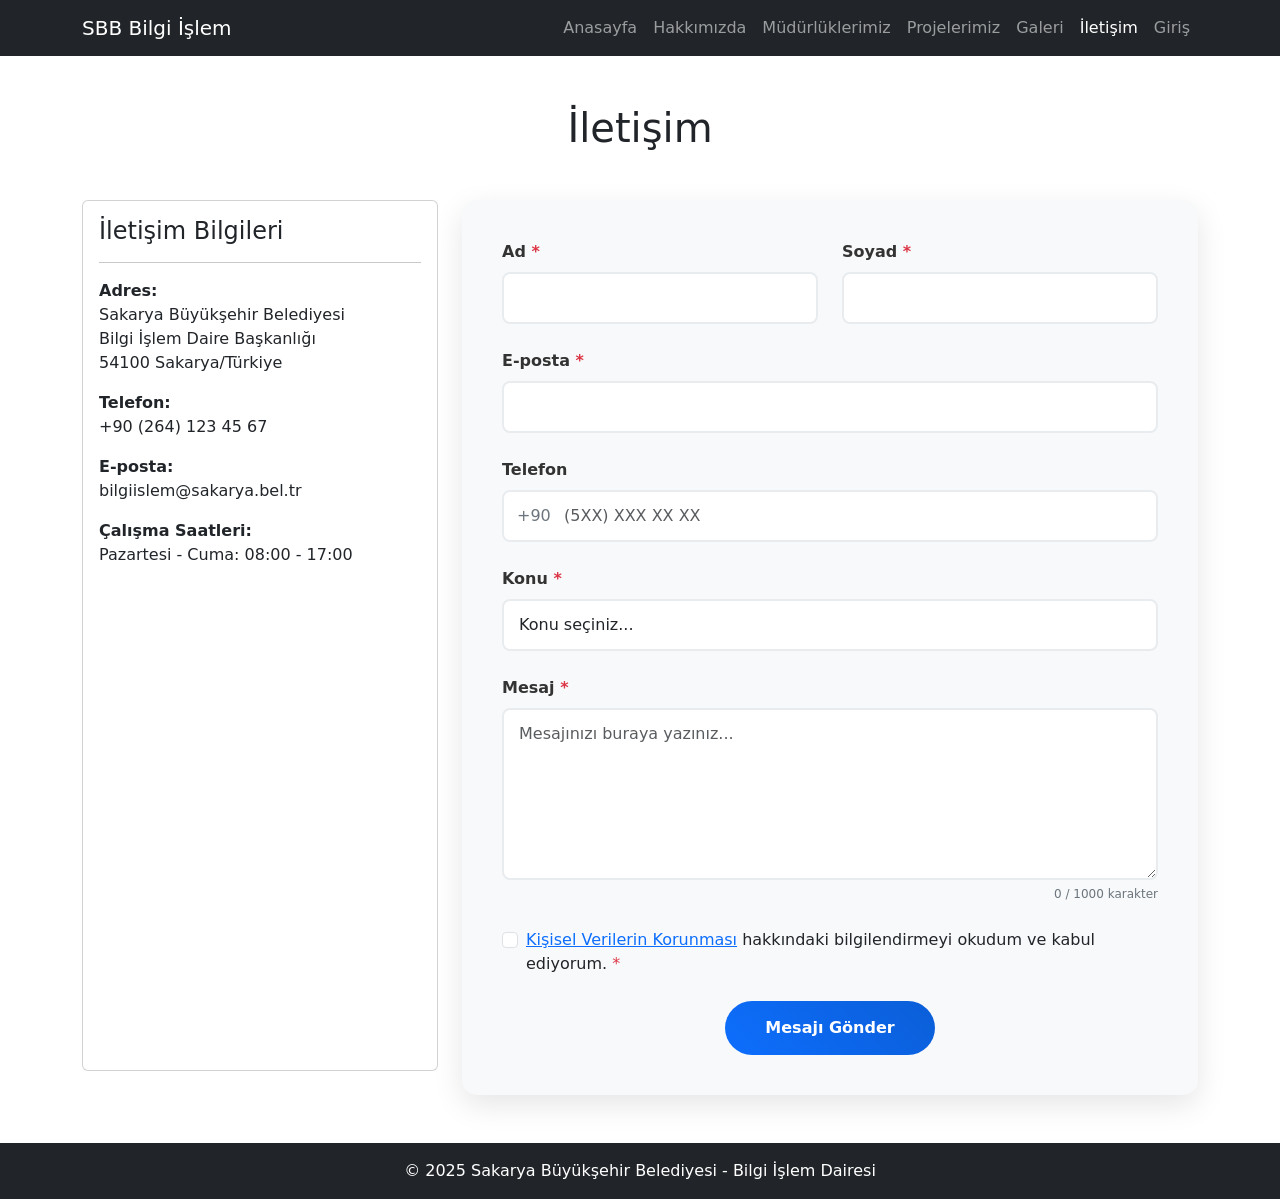
<file: iletişim.html>
<!DOCTYPE html>
<html lang="tr">
<head>
  <meta charset="UTF-8">
  <meta name="viewport" content="width=device-width, initial-scale=1.0">
  <title>İletişim | Sakarya Büyükşehir Belediyesi</title>
  <link href="https://cdn.jsdelivr.net/npm/bootstrap@5.3.0/dist/css/bootstrap.min.css" rel="stylesheet">
  <style>
    /* Form Stilleri */
    .contact-form {
      max-width: 800px;
      margin: 0 auto;
      background: #f8f9fa;
      padding: 40px;
      border-radius: 15px;
      box-shadow: 0 10px 30px rgba(0,0,0,0.1);
    }
    
    .form-group {
      margin-bottom: 25px;
      position: relative;
    }
    
    .form-label {
      font-weight: 600;
      color: #333;
      margin-bottom: 8px;
      display: block;
    }
    
    .required::after {
      content: " *";
      color: #dc3545;
      font-weight: bold;
    }
    
    .form-control {
      border: 2px solid #e9ecef;
      border-radius: 8px;
      padding: 12px 15px;
      font-size: 16px;
      transition: all 0.3s ease;
      background: white;
    }
    
    .form-control:focus {
      border-color: #0d6efd;
      box-shadow: 0 0 0 0.2rem rgba(13, 110, 253, 0.25);
      outline: 0;
    }
    
    /* Validasyon Stilleri */
    .form-control.is-valid {
      border-color: #198754;
      background-image: url("data:image/svg+xml,%3csvg xmlns='http://www.w3.org/2000/svg' viewBox='0 0 8 8'%3e%3cpath fill='%23198754' d='m2.3 6.73.94-.94 1.38 1.38L7.5 4.1 6.56 3.15 3.94 5.77z'/%3e%3c/svg%3e");
      background-repeat: no-repeat;
      background-position: right calc(0.375em + 0.1875rem) center;
      background-size: calc(0.75em + 0.375rem) calc(0.75em + 0.375rem);
      padding-right: calc(1.5em + 0.75rem);
    }
    
    .form-control.is-invalid {
      border-color: #dc3545;
      background-image: url("data:image/svg+xml,%3csvg xmlns='http://www.w3.org/2000/svg' viewBox='0 0 12 12' width='12' height='12' fill='none' stroke='%23dc3545'%3e%3ccircle cx='6' cy='6' r='4.5'/%3e%3cpath d='m5.8 4.6 1.4 1.4 1.4-1.4M5.8 7.4l1.4-1.4 1.4 1.4'/%3e%3c/svg%3e");
      background-repeat: no-repeat;
      background-position: right calc(0.375em + 0.1875rem) center;
      background-size: calc(0.75em + 0.375rem) calc(0.75em + 0.375rem);
      padding-right: calc(1.5em + 0.75rem);
    }
    
    .error-message {
      color: #dc3545;
      font-size: 14px;
      margin-top: 5px;
      display: none;
      animation: fadeIn 0.3s ease;
    }
    
    .success-message {
      color: #198754;
      font-size: 14px;
      margin-top: 5px;
      display: none;
      animation: fadeIn 0.3s ease;
    }
    
    .error-message.show,
    .success-message.show {
      display: block;
    }
    
    @keyframes fadeIn {
      from { opacity: 0; transform: translateY(-10px); }
      to { opacity: 1; transform: translateY(0); }
    }
    
    /* Submit Button */
    .submit-btn {
      background: linear-gradient(45deg, #0d6efd, #0b5ed7);
      border: none;
      padding: 15px 40px;
      border-radius: 50px;
      color: white;
      font-weight: 600;
      font-size: 16px;
      transition: all 0.3s ease;
      position: relative;
      overflow: hidden;
    }
    
    .submit-btn:hover {
      transform: translateY(-2px);
      box-shadow: 0 10px 25px rgba(13, 110, 253, 0.3);
    }
    
    .submit-btn:disabled {
      background: #6c757d;
      cursor: not-allowed;
      transform: none;
      box-shadow: none;
    }
    
    .submit-btn .spinner {
      display: none;
      width: 20px;
      height: 20px;
      border: 2px solid transparent;
      border-top: 2px solid white;
      border-radius: 50%;
      animation: spin 1s linear infinite;
      margin-right: 10px;
    }
    
    .submit-btn.loading .spinner {
      display: inline-block;
    }
    
    @keyframes spin {
      0% { transform: rotate(0deg); }
      100% { transform: rotate(360deg); }
    }
    
    /* Success/Error Alerts */
    .alert-custom {
      border-radius: 10px;
      padding: 20px;
      margin-bottom: 20px;
      display: none;
      animation: slideDown 0.5s ease;
    }
    
    @keyframes slideDown {
      from { opacity: 0; transform: translateY(-20px); }
      to { opacity: 1; transform: translateY(0); }
    }
    
    /* Karakter Sayacı */
    .char-counter {
      text-align: right;
      font-size: 12px;
      color: #6c757d;
      margin-top: 5px;
    }
    
    .char-counter.warning {
      color: #fd7e14;
    }
    
    .char-counter.danger {
      color: #dc3545;
    }
    
    /* Telefon Input Mask */
    .phone-input {
      position: relative;
    }
    
    .phone-prefix {
      position: absolute;
      left: 15px;
      top: 50%;
      transform: translateY(-50%);
      color: #6c757d;
      font-weight: 500;
      pointer-events: none;
      z-index: 2;
    }
    
    .phone-input .form-control {
      padding-left: 60px;
    }
  </style>
</head>
<body>

  <!-- NAVBAR -->
  <nav class="navbar navbar-expand-lg navbar-dark bg-dark">
    <div class="container">
      <a class="navbar-brand" href="index.html">SBB Bilgi İşlem</a>
      <button class="navbar-toggler" type="button" data-bs-toggle="collapse" data-bs-target="#navbarNav">
        <span class="navbar-toggler-icon"></span>
      </button>

      <div class="collapse navbar-collapse" id="navbarNav">
        <ul class="navbar-nav ms-auto">
          <li class="nav-item"><a class="nav-link" href="index.html">Anasayfa</a></li>
          <li class="nav-item"><a class="nav-link" href="hakkimizda.html">Hakkımızda</a></li>
          <li class="nav-item"><a class="nav-link" href="mudurlukler.html">Müdürlüklerimiz</a></li>
          <li class="nav-item"><a class="nav-link" href="projeler.html">Projelerimiz</a></li>
          <li class="nav-item"><a class="nav-link" href="galeri.html">Galeri</a></li>
          <li class="nav-item"><a class="nav-link active" href="iletisim.html">İletişim</a></li>
          <li class="nav-item"><a class="nav-link" href="login.php">Giriş</a></li>
        </ul>
      </div>
    </div>
  </nav>

  <!-- SAYFA İÇERİĞİ -->
  <div class="container mt-5">
    <h1 class="text-center mb-5">İletişim</h1>
    
    <!-- Success/Error Alerts -->
    <div id="successAlert" class="alert alert-success alert-custom">
      <h5><i class="fas fa-check-circle"></i> Başarılı!</h5>
      <p>Mesajınız başarıyla gönderildi. En kısa sürede size dönüş yapacağız.</p>
    </div>
    
    <div id="errorAlert" class="alert alert-danger alert-custom">
      <h5><i class="fas fa-exclamation-circle"></i> Hata!</h5>
      <p id="errorMessage">Bir hata oluştu. Lütfen tekrar deneyiniz.</p>
    </div>

    <div class="row">
      <!-- İletişim Bilgileri -->
      <div class="col-lg-4 mb-4">
        <div class="card h-100">
          <div class="card-body">
            <h4 class="card-title">İletişim Bilgileri</h4>
            <hr>
            <p><strong>Adres:</strong><br>
            Sakarya Büyükşehir Belediyesi<br>
            Bilgi İşlem Daire Başkanlığı<br>
            54100 Sakarya/Türkiye</p>
            
            <p><strong>Telefon:</strong><br>
            +90 (264) 123 45 67</p>
            
            <p><strong>E-posta:</strong><br>
            bilgiislem@sakarya.bel.tr</p>
            
            <p><strong>Çalışma Saatleri:</strong><br>
            Pazartesi - Cuma: 08:00 - 17:00</p>
          </div>
        </div>
      </div>

      <!-- İletişim Formu -->
      <div class="col-lg-8">
        <form id="contactForm" class="contact-form" novalidate>
          
          <div class="row">
            <div class="col-md-6">
              <div class="form-group">
                <label for="firstName" class="form-label required">Ad</label>
                <input type="text" class="form-control" id="firstName" name="firstName" 
                       minlength="2" maxlength="50" required>
                <div class="error-message" data-field="firstName"></div>
                <div class="success-message" data-field="firstName">✓ Geçerli</div>
              </div>
            </div>
            
            <div class="col-md-6">
              <div class="form-group">
                <label for="lastName" class="form-label required">Soyad</label>
                <input type="text" class="form-control" id="lastName" name="lastName" 
                       minlength="2" maxlength="50" required>
                <div class="error-message" data-field="lastName"></div>
                <div class="success-message" data-field="lastName">✓ Geçerli</div>
              </div>
            </div>
          </div>

          <div class="form-group">
            <label for="email" class="form-label required">E-posta</label>
            <input type="email" class="form-control" id="email" name="email" required>
            <div class="error-message" data-field="email"></div>
            <div class="success-message" data-field="email">✓ Geçerli e-posta adresi</div>
          </div>

          <div class="form-group">
            <label for="phone" class="form-label">Telefon</label>
            <div class="phone-input">
              <span class="phone-prefix">+90</span>
              <input type="tel" class="form-control" id="phone" name="phone" 
                     placeholder="(5XX) XXX XX XX" maxlength="15">
              <div class="error-message" data-field="phone"></div>
              <div class="success-message" data-field="phone">✓ Geçerli telefon numarası</div>
            </div>
          </div>

          <div class="form-group">
            <label for="subject" class="form-label required">Konu</label>
            <select class="form-control" id="subject" name="subject" required>
              <option value="">Konu seçiniz...</option>
              <option value="genel">Genel Bilgi</option>
              <option value="teknik">Teknik Destek</option>
              <option value="proje">Proje Önerisi</option>
              <option value="sikayet">Şikayet</option>
              <option value="oneri">Öneri</option>
              <option value="diger">Diğer</option>
            </select>
            <div class="error-message" data-field="subject"></div>
            <div class="success-message" data-field="subject">✓ Seçildi</div>
          </div>

          <div class="form-group">
            <label for="message" class="form-label required">Mesaj</label>
            <textarea class="form-control" id="message" name="message" rows="6" 
                      minlength="10" maxlength="1000" required 
                      placeholder="Mesajınızı buraya yazınız..."></textarea>
            <div class="char-counter">
              <span id="charCount">0</span> / 1000 karakter
            </div>
            <div class="error-message" data-field="message"></div>
            <div class="success-message" data-field="message">✓ Geçerli</div>
          </div>

          <div class="form-group">
            <div class="form-check">
              <input class="form-check-input" type="checkbox" id="privacy" name="privacy" required>
              <label class="form-check-label" for="privacy">
                <a href="#" data-bs-toggle="modal" data-bs-target="#privacyModal">Kişisel Verilerin Korunması</a> 
                hakkındaki bilgilendirmeyi okudum ve kabul ediyorum. <span class="text-danger">*</span>
              </label>
              <div class="error-message" data-field="privacy"></div>
            </div>
          </div>

          <div class="text-center">
            <button type="submit" class="submit-btn" id="submitBtn">
              <span class="spinner"></span>
              <span class="btn-text">Mesajı Gönder</span>
            </button>
          </div>

        </form>
      </div>
    </div>
  </div>

  <!-- Privacy Modal -->
  <div class="modal fade" id="privacyModal" tabindex="-1">
    <div class="modal-dialog modal-lg">
      <div class="modal-content">
        <div class="modal-header">
          <h5 class="modal-title">Kişisel Verilerin Korunması</h5>
          <button type="button" class="btn-close" data-bs-dismiss="modal"></button>
        </div>
        <div class="modal-body">
          <p>Bu form aracılığıyla paylaştığınız kişisel verileriniz, 6698 sayılı Kişisel Verilerin Korunması Kanunu kapsamında işlenmektedir.</p>
          <p>Verileriniz sadece sizinle iletişim kurmak amacıyla kullanılacak ve üçüncü taraflarla paylaşılmayacaktır.</p>
        </div>
        <div class="modal-footer">
          <button type="button" class="btn btn-primary" data-bs-dismiss="modal">Anladım</button>
        </div>
      </div>
    </div>
  </div>

  <!-- FOOTER -->
  <footer class="bg-dark text-white text-center py-3 mt-5">
    <div class="container">
      <p class="mb-0">&copy; 2025 Sakarya Büyükşehir Belediyesi - Bilgi İşlem Dairesi</p>
    </div>
  </footer>

  <script src="https://cdn.jsdelivr.net/npm/bootstrap@5.3.0/dist/js/bootstrap.bundle.min.js"></script>
  <script>
    // Form Validasyon Sınıfı
    class FormValidator {
      constructor(formId) {
        this.form = document.getElementById(formId);
        this.fields = {};
        this.isSubmitting = false;
        
        if (!this.form) {
          console.error('Form bulunamadı:', formId);
          return;
        }
        
        this.init();
      }
      
      init() {
        this.setupFields();
        this.setupEventListeners();
        this.setupPhoneMask();
        this.setupCharCounter();
      }
      
      setupFields() {
        // Validasyon kurallarını tanımla
        this.fields = {
          firstName: {
            element: document.getElementById('firstName'),
            rules: ['required', 'minLength:2', 'maxLength:50', 'noNumbers'],
            messages: {
              required: 'Ad alanı zorunludur',
              minLength: 'Ad en az 2 karakter olmalıdır',
              maxLength: 'Ad en fazla 50 karakter olabilir',
              noNumbers: 'Ad sadece harflerden oluşmalıdır'
            }
          },
          lastName: {
            element: document.getElementById('lastName'),
            rules: ['required', 'minLength:2', 'maxLength:50', 'noNumbers'],
            messages: {
              required: 'Soyad alanı zorunludur',
              minLength: 'Soyad en az 2 karakter olmalıdır',
              maxLength: 'Soyad en fazla 50 karakter olabilir',
              noNumbers: 'Soyad sadece harflerden oluşmalıdır'
            }
          },
          email: {
            element: document.getElementById('email'),
            rules: ['required', 'email'],
            messages: {
              required: 'E-posta adresi zorunludur',
              email: 'Geçerli bir e-posta adresi giriniz'
            }
          },
          phone: {
            element: document.getElementById('phone'),
            rules: ['phone'],
            messages: {
              phone: 'Geçerli bir telefon numarası giriniz (5XX XXX XX XX)'
            }
          },
          subject: {
            element: document.getElementById('subject'),
            rules: ['required'],
            messages: {
              required: 'Lütfen bir konu seçiniz'
            }
          },
          message: {
            element: document.getElementById('message'),
            rules: ['required', 'minLength:10', 'maxLength:1000'],
            messages: {
              required: 'Mesaj alanı zorunludur',
              minLength: 'Mesaj en az 10 karakter olmalıdır',
              maxLength: 'Mesaj en fazla 1000 karakter olabilir'
            }
          },
          privacy: {
            element: document.getElementById('privacy'),
            rules: ['required'],
            messages: {
              required: 'Kişisel verilerin korunması hakkındaki bilgilendirmeyi kabul etmelisiniz'
            }
          }
        };
      }
      
      setupEventListeners() {
        // Her field için olay dinleyicileri
        Object.keys(this.fields).forEach(fieldName => {
          const field = this.fields[fieldName];
          if (field.element) {
            // Real-time validasyon
            field.element.addEventListener('blur', () => {
              this.validateField(fieldName);
            });
            
            field.element.addEventListener('input', () => {
              // Hatalı fieldları temizle
              if (field.element.classList.contains('is-invalid')) {
                this.validateField(fieldName);
              }
            });
          }
        });
        
        // Form submit
        this.form.addEventListener('submit', (e) => {
          e.preventDefault();
          this.handleSubmit();
        });
      }
      
      setupPhoneMask() {
        const phoneInput = document.getElementById('phone');
        if (phoneInput) {
          phoneInput.addEventListener('input', (e) => {
            let value = e.target.value.replace(/\D/g, '');
            if (value.length > 0) {
              if (value.length <= 3) {
                value = `(${value}`;
              } else if (value.length <= 6) {
                value = `(${value.slice(0, 3)}) ${value.slice(3)}`;
              } else if (value.length <= 8) {
                value = `(${value.slice(0, 3)}) ${value.slice(3, 6)} ${value.slice(6)}`;
              } else {
                value = `(${value.slice(0, 3)}) ${value.slice(3, 6)} ${value.slice(6, 8)} ${value.slice(8, 10)}`;
              }
            }
            e.target.value = value;
          });
        }
      }
      
      setupCharCounter() {
        const messageInput = document.getElementById('message');
        const charCount = document.getElementById('charCount');
        
        if (messageInput && charCount) {
          messageInput.addEventListener('input', () => {
            const count = messageInput.value.length;
            charCount.textContent = count;
            
            // Renk değişimleri
            charCount.parentElement.classList.remove('warning', 'danger');
            if (count > 800) {
              charCount.parentElement.classList.add('danger');
            } else if (count > 600) {
              charCount.parentElement.classList.add('warning');
            }
          });
        }
      }
      
      validateField(fieldName) {
        const field = this.fields[fieldName];
        if (!field || !field.element) return true;
        
        const value = field.element.type === 'checkbox' ? field.element.checked : field.element.value.trim();
        let isValid = true;
        let errorMessage = '';
        
        // Kuralları kontrol et
        for (const rule of field.rules) {
          const [ruleName, ruleValue] = rule.split(':');
          
          switch (ruleName) {
            case 'required':
              if (field.element.type === 'checkbox') {
                isValid = value === true;
              } else {
                isValid = value !== '';
              }
              if (!isValid) errorMessage = field.messages.required;
              break;
              
            case 'email':
              if (value !== '') {
                const emailRegex = /^[^\s@]+@[^\s@]+\.[^\s@]+$/;
                isValid = emailRegex.test(value);
                if (!isValid) errorMessage = field.messages.email;
              }
              break;
              
            case 'phone':
              if (value !== '') {
                const phoneRegex = /^\(\d{3}\) \d{3} \d{2} \d{2}$/;
                isValid = phoneRegex.test(value);
                if (!isValid) errorMessage = field.messages.phone;
              }
              break;
              
            case 'minLength':
              if (value !== '' && value.length < parseInt(ruleValue)) {
                isValid = false;
                errorMessage = field.messages.minLength;
              }
              break;
              
            case 'maxLength':
              if (value.length > parseInt(ruleValue)) {
                isValid = false;
                errorMessage = field.messages.maxLength;
              }
              break;
              
            case 'noNumbers':
              if (value !== '') {
                const noNumbersRegex = /^[a-zA-ZçğıöşüÇĞIİÖŞÜ\s]+$/;
                isValid = noNumbersRegex.test(value);
                if (!isValid) errorMessage = field.messages.noNumbers;
              }
              break;
          }
          
          if (!isValid) break;
        }
        
        this.showFieldResult(fieldName, isValid, errorMessage);
        return isValid;
      }
      
      showFieldResult(fieldName, isValid, errorMessage) {
        const field = this.fields[fieldName];
        const errorElement = document.querySelector(`[data-field="${fieldName}"].error-message`);
        const successElement = document.querySelector(`[data-field="${fieldName}"].success-message`);
        
        // CSS sınıflarını güncelle
        field.element.classList.remove('is-valid', 'is-invalid');
        field.element.classList.add(isValid ? 'is-valid' : 'is-invalid');
        
        // Mesajları göster/gizle
        if (errorElement) {
          errorElement.textContent = errorMessage;
          errorElement.classList.toggle('show', !isValid && errorMessage !== '');
        }
        
        if (successElement) {
          successElement.classList.toggle('show', isValid && field.element.value.trim() !== '');
        }
      }
      
      validateAllFields() {
        let isFormValid = true;
        
        Object.keys(this.fields).forEach(fieldName => {
          const fieldValid = this.validateField(fieldName);
          if (!fieldValid) {
            isFormValid = false;
          }
        });
        
        return isFormValid;
      }
      
      async handleSubmit() {
        if (this.isSubmitting) return;
        
        const isValid = this.validateAllFields();
        
        if (!isValid) {
          this.showAlert('error', 'Lütfen form hatalarını düzeltin ve tekrar deneyiniz.');
          // İlk hatalı alana scroll
          const firstError = this.form.querySelector('.is-invalid');
          if (firstError) {
            firstError.scrollIntoView({ behavior: 'smooth', block: 'center' });
            firstError.focus();
          }
          return;
        }
        
        // Loading durumu
        this.setSubmitButtonLoading(true);
        this.isSubmitting = true;
        
        try {
          // Form verilerini topla
          const formData = new FormData(this.form);
          const data = Object.fromEntries(formData.entries());
          
          // API çağrısı simülasyonu
          await this.submitForm(data);
          
          // Başarılı
          this.showAlert('success');
          this.form.reset();
          this.clearAllValidations();
          
        } catch (error) {
          console.error('Form gönderim hatası:', error);
          this.showAlert('error', 'Mesaj gönderilirken bir hata oluştu. Lütfen tekrar deneyiniz.');
        } finally {
          this.setSubmitButtonLoading(false);
          this.isSubmitting = false;
        }
      }
      
      async submitForm(data) {
        // Gerçek API çağrısı burada yapılacak
        // Şimdilik simülasyon
        return new Promise((resolve, reject) => {
          setTimeout(() => {
            // %90 başarı oranı simülasyonu
            if (Math.random() > 0.1) {
              resolve({ success: true });
            } else {
              reject(new Error('Server error'));
            }
          }, 2000);
        });
      }
      
      setSubmitButtonLoading(loading) {
        const submitBtn = document.getElementById('submitBtn');
        const btnText = submitBtn.querySelector('.btn-text');
        
        submitBtn.disabled = loading;
        submitBtn.classList.toggle('loading', loading);
        
        if (loading) {
          btnText.textContent = 'Gönderiliyor...';
        } else {
          btnText.textContent = 'Mesajı Gönder';
        }
      }
      
      showAlert(type, message = '') {
        const successAlert = document.getElementById('successAlert');
        const errorAlert = document.getElementById('errorAlert');
        
        // Tüm alertleri gizle
        successAlert.style.display = 'none';
        errorAlert.style.display = 'none';
        
        if (type === 'success') {
          successAlert.style.display = 'block';
          successAlert.scrollIntoView({ behavior: 'smooth', block: 'center' });
        } else if (type === 'error') {
          if (message) {
            document.getElementById('errorMessage').textContent = message;
          }
          errorAlert.style.display = 'block';
          errorAlert.scrollIntoView({ behavior: 'smooth', block: 'center' });
        }
      }
      
      clearAllValidations() {
        Object.keys(this.fields).forEach(fieldName => {
          const field = this.fields[fieldName];
          field.element.classList.remove('is-valid', 'is-invalid');
          
          const errorElement = document.querySelector(`[data-field="${fieldName}"].error-message`);
          const successElement = document.querySelector(`[data-field="${fieldName}"].success-message`);
          
          if (errorElement) errorElement.classList.remove('show');
          if (successElement) successElement.classList.remove('show');
        });
        
        // Karakter sayacını sıfırla
        const charCount = document.getElementById('charCount');
        if (charCount) {
          charCount.textContent = '0';
          charCount.parentElement.classList.remove('warning', 'danger');
        }
</file>
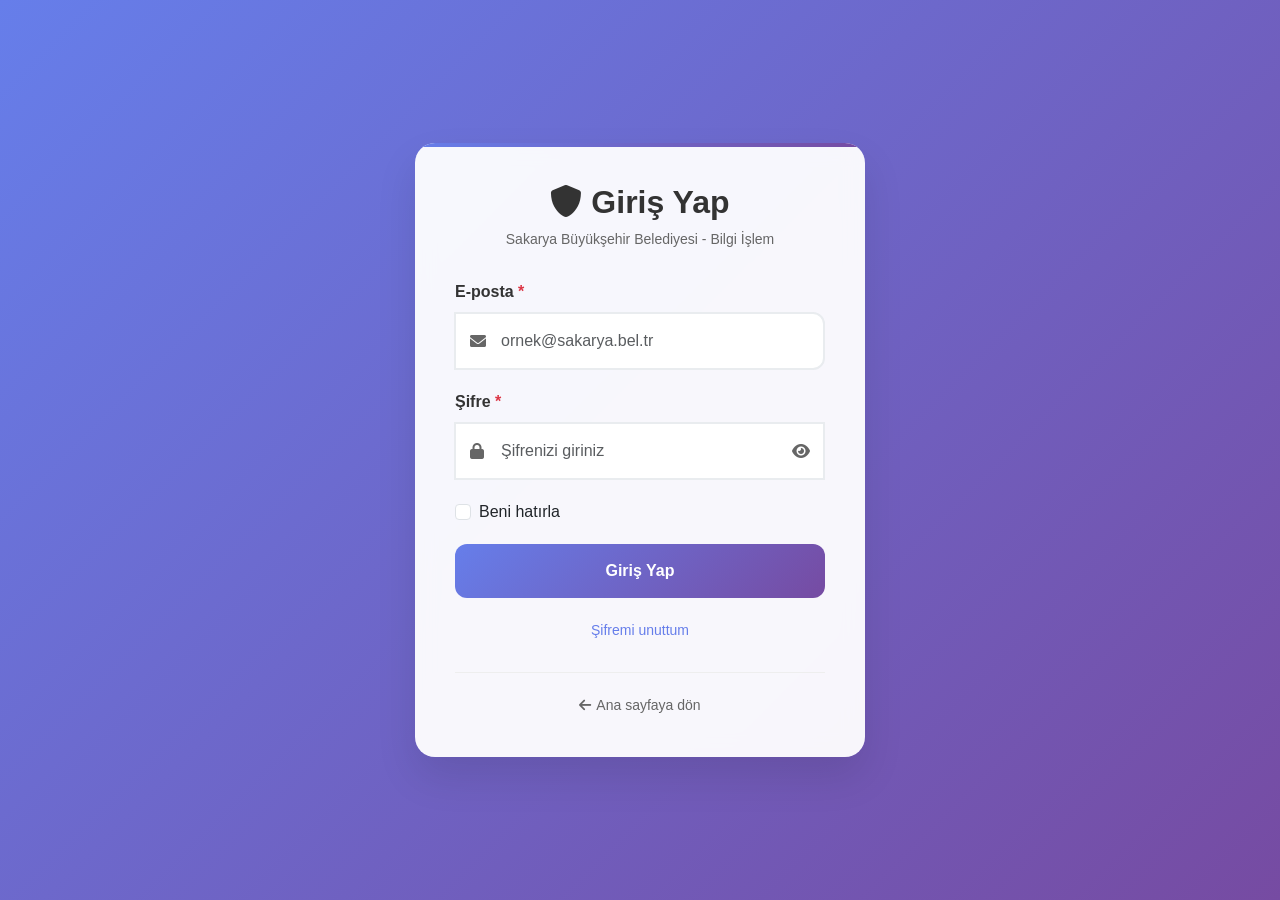
<file: login_form.html>
<!DOCTYPE html>
<html lang="tr">
<head>
  <meta charset="UTF-8">
  <meta name="viewport" content="width=device-width, initial-scale=1.0">
  <title>Giriş | Sakarya Büyükşehir Belediyesi</title>
  <link href="https://cdn.jsdelivr.net/npm/bootstrap@5.3.0/dist/css/bootstrap.min.css" rel="stylesheet">
  <link href="https://cdnjs.cloudflare.com/ajax/libs/font-awesome/6.0.0/css/all.min.css" rel="stylesheet">
  <style>
    body {
      background: linear-gradient(135deg, #667eea 0%, #764ba2 100%);
      min-height: 100vh;
      display: flex;
      align-items: center;
      justify-content: center;
      font-family: 'Segoe UI', Tahoma, Geneva, Verdana, sans-serif;
    }

    .login-container {
      background: rgba(255, 255, 255, 0.95);
      backdrop-filter: blur(10px);
      border-radius: 20px;
      box-shadow: 0 20px 40px rgba(0, 0, 0, 0.1);
      padding: 40px;
      width: 100%;
      max-width: 450px;
      position: relative;
      overflow: hidden;
    }

    .login-container::before {
      content: '';
      position: absolute;
      top: 0;
      left: 0;
      right: 0;
      height: 4px;
      background: linear-gradient(90deg, #667eea, #764ba2);
    }

    .login-header {
      text-align: center;
      margin-bottom: 30px;
    }

    .login-header h2 {
      color: #333;
      font-weight: 700;
      margin-bottom: 8px;
    }

    .login-header p {
      color: #666;
      font-size: 14px;
    }

    .form-group {
      margin-bottom: 20px;
      position: relative;
    }

    .form-label {
      font-weight: 600;
      color: #333;
      margin-bottom: 8px;
      display: block;
    }

    .required::after {
      content: " *";
      color: #dc3545;
      font-weight: bold;
    }

    .input-group {
      position: relative;
    }

    .input-icon {
      position: absolute;
      left: 15px;
      top: 50%;
      transform: translateY(-50%);
      color: #666;
      z-index: 2;
    }

    .form-control {
      border: 2px solid #e9ecef;
      border-radius: 12px;
      padding: 15px 15px 15px 45px;
      font-size: 16px;
      transition: all 0.3s ease;
      background: white;
    }

    .form-control:focus {
      border-color: #667eea;
      box-shadow: 0 0 0 0.2rem rgba(102, 126, 234, 0.25);
      outline: 0;
    }

    .form-control.is-valid {
      border-color: #198754;
      background-image: url("data:image/svg+xml,%3csvg xmlns='http://www.w3.org/2000/svg' viewBox='0 0 8 8'%3e%3cpath fill='%23198754' d='m2.3 6.73.94-.94 1.38 1.38L7.5 4.1 6.56 3.15 3.94 5.77z'/%3e%3c/svg%3e");
      background-repeat: no-repeat;
      background-position: right 15px center;
      background-size: 16px;
    }

    .form-control.is-invalid {
      border-color: #dc3545;
      background-image: url("data:image/svg+xml,%3csvg xmlns='http://www.w3.org/2000/svg' viewBox='0 0 12 12' width='12' height='12' fill='none' stroke='%23dc3545'%3e%3ccircle cx='6' cy='6' r='4.5'/%3e%3cpath d='m5.8 4.6 1.4 1.4 1.4-1.4M5.8 7.4l1.4-1.4 1.4 1.4'/%3e%3c/svg%3e");
      background-repeat: no-repeat;
      background-position: right 15px center;
      background-size: 16px;
    }

    .error-message {
      color: #dc3545;
      font-size: 13px;
      margin-top: 6px;
      display: none;
      animation: fadeIn 0.3s ease;
    }

    .error-message.show {
      display: block;
    }

    @keyframes fadeIn {
      from { opacity: 0; transform: translateY(-10px); }
      to { opacity: 1; transform: translateY(0); }
    }

    .password-toggle {
      position: absolute;
      right: 15px;
      top: 50%;
      transform: translateY(-50%);
      cursor: pointer;
      color: #666;
      z-index: 3;
      transition: color 0.3s ease;
    }

    .password-toggle:hover {
      color: #333;
    }

    .login-btn {
      background: linear-gradient(135deg, #667eea 0%, #764ba2 100%);
      border: none;
      padding: 15px;
      border-radius: 12px;
      color: white;
      font-weight: 600;
      font-size: 16px;
      width: 100%;
      transition: all 0.3s ease;
      position: relative;
      overflow: hidden;
    }

    .login-btn:hover {
      transform: translateY(-2px);
      box-shadow: 0 10px 25px rgba(102, 126, 234, 0.3);
    }

    .login-btn:disabled {
      background: #6c757d;
      cursor: not-allowed;
      transform: none;
      box-shadow: none;
    }

    .login-btn .spinner {
      display: none;
      width: 20px;
      height: 20px;
      border: 2px solid transparent;
      border-top: 2px solid white;
      border-radius: 50%;
      animation: spin 1s linear infinite;
      margin-right: 10px;
    }

    .login-btn.loading .spinner {
      display: inline-block;
    }

    @keyframes spin {
      0% { transform: rotate(0deg); }
      100% { transform: rotate(360deg); }
    }

    .alert-custom {
      border-radius: 10px;
      padding: 15px;
      margin-bottom: 20px;
      display: none;
      animation: slideDown 0.5s ease;
    }

    @keyframes slideDown {
      from { opacity: 0; transform: translateY(-20px); }
      to { opacity: 1; transform: translateY(0); }
    }

    .forgot-password {
      text-align: center;
      margin-top: 20px;
    }

    .forgot-password a {
      color: #667eea;
      text-decoration: none;
      font-size: 14px;
    }

    .forgot-password a:hover {
      text-decoration: underline;
    }

    .back-home {
      text-align: center;
      margin-top: 30px;
      padding-top: 20px;
      border-top: 1px solid #eee;
    }

    .back-home a {
      color: #666;
      text-decoration: none;
      font-size: 14px;
      display: inline-flex;
      align-items: center;
      gap: 5px;
    }

    .back-home a:hover {
      color: #333;
    }
  </style>
</head>
<body>
  <div class="login-container">
    <div class="login-header">
      <h2><i class="fas fa-shield-alt"></i> Giriş Yap</h2>
      <p>Sakarya Büyükşehir Belediyesi - Bilgi İşlem</p>
    </div>

    <!-- Alert Messages -->
    <div id="errorAlert" class="alert alert-danger alert-custom">
      <i class="fas fa-exclamation-circle"></i>
      <span id="errorMessage">Bir hata oluştu!</span>
    </div>

    <div id="successAlert" class="alert alert-success alert-custom">
      <i class="fas fa-check-circle"></i>
      <span>Giriş başarılı! Yönlendiriliyorsunuz...</span>
    </div>

    <form id="loginForm" novalidate>
      <div class="form-group">
        <label for="email" class="form-label required">E-posta</label>
        <div class="input-group">
          <i class="fas fa-envelope input-icon"></i>
          <input type="email" class="form-control" id="email" name="email" 
                 placeholder="ornek@sakarya.bel.tr" required autocomplete="email">
        </div>
        <div class="error-message" id="emailError"></div>
      </div>

      <div class="form-group">
        <label for="password" class="form-label required">Şifre</label>
        <div class="input-group">
          <i class="fas fa-lock input-icon"></i>
          <input type="password" class="form-control" id="password" name="password" 
                 placeholder="Şifrenizi giriniz" required autocomplete="current-password">
          <i class="fas fa-eye password-toggle" id="passwordToggle"></i>
        </div>
        <div class="error-message" id="passwordError"></div>
      </div>

      <div class="form-group">
        <div class="form-check">
          <input class="form-check-input" type="checkbox" id="rememberMe" name="rememberMe">
          <label class="form-check-label" for="rememberMe">
            Beni hatırla
          </label>
        </div>
      </div>

      <button type="submit" class="login-btn" id="loginBtn">
        <span class="spinner"></span>
        <span class="btn-text">Giriş Yap</span>
      </button>
    </form>

    <div class="forgot-password">
      <a href="#" id="forgotPasswordLink">Şifremi unuttum</a>
    </div>

    <div class="back-home">
      <a href="index.html">
        <i class="fas fa-arrow-left"></i>
        Ana sayfaya dön
      </a>
    </div>
  </div>

  <script src="https://cdn.jsdelivr.net/npm/bootstrap@5.3.0/dist/js/bootstrap.bundle.min.js"></script>
  <script>
    class LoginValidator {
      constructor() {
        this.form = document.getElementById('loginForm');
        this.emailField = document.getElementById('email');
        this.passwordField = document.getElementById('password');
        this.loginBtn = document.getElementById('loginBtn');
        this.isSubmitting = false;
        
        this.init();
      }
      
      init() {
        this.setupEventListeners();
        this.setupPasswordToggle();
      }
      
      setupEventListeners() {
        // E-posta validasyonu
        this.emailField.addEventListener('blur', () => {
          this.validateEmail();
        });
        
        this.emailField.addEventListener('input', () => {
          if (this.emailField.classList.contains('is-invalid')) {
            this.validateEmail();
          }
        });
        
        // Şifre validasyonu
        this.passwordField.addEventListener('blur', () => {
          this.validatePassword();
        });
        
        this.passwordField.addEventListener('input', () => {
          if (this.passwordField.classList.contains('is-invalid')) {
            this.validatePassword();
          }
        });
        
        // Form submit
        this.form.addEventListener('submit', (e) => {
          e.preventDefault();
          this.handleLogin();
        });
        
        // Şifremi unuttum
        document.getElementById('forgotPasswordLink').addEventListener('click', (e) => {
          e.preventDefault();
          this.handleForgotPassword();
        });
      }
      
      setupPasswordToggle() {
        const passwordToggle = document.getElementById('passwordToggle');
        passwordToggle.addEventListener('click', () => {
          const type = this.passwordField.getAttribute('type') === 'password' ? 'text' : 'password';
          this.passwordField.setAttribute('type', type);
          
          // İkon değiştir
          passwordToggle.classList.toggle('fa-eye');
          passwordToggle.classList.toggle('fa-eye-slash');
        });
      }
      
      validateEmail() {
        const email = this.emailField.value.trim();
        const emailError = document.getElementById('emailError');
        let isValid = true;
        let errorMessage = '';
        
        // Boş kontrol
        if (email === '') {
          isValid = false;
          errorMessage = 'E-posta adresi zorunludur';
        }
        // E-posta format kontrolü
        else if (!this.isValidEmail(email)) {
          isValid = false;
          errorMessage = 'Geçerli bir e-posta adresi giriniz';
        }
        // Kurumsal e-posta kontrolü (isteğe bağlı)
        else if (!email.endsWith('@sakarya.bel.tr')) {
          isValid = false;
          errorMessage = 'Lütfen kurumsal e-posta adresinizi kullanınız (@sakarya.bel.tr)';
        }
        
        this.showFieldResult(this.emailField, emailError, isValid, errorMessage);
        return isValid;
      }
      
      validatePassword() {
        const password = this.passwordField.value;
        const passwordError = document.getElementById('passwordError');
        let isValid = true;
        let errorMessage = '';
        
        // Boş kontrol
        if (password === '') {
          isValid = false;
          errorMessage = 'Şifre zorunludur';
        }
        // Minimum uzunluk kontrolü
        else if (password.length < 6) {
          isValid = false;
          errorMessage = 'Şifre en az 6 karakter olmalıdır';
        }
        
        this.showFieldResult(this.passwordField, passwordError, isValid, errorMessage);
        return isValid;
      }
      
      isValidEmail(email) {
        const emailRegex = /^[^\s@]+@[^\s@]+\.[^\s@]+$/;
        return emailRegex.test(email);
      }
      
      showFieldResult(field, errorElement, isValid, errorMessage) {
        // CSS sınıflarını güncelle
        field.classList.remove('is-valid', 'is-invalid');
        field.classList.add(isValid ? 'is-valid' : 'is-invalid');
        
        // Hata mesajını göster/gizle
        errorElement.textContent = errorMessage;
        errorElement.classList.toggle('show', !isValid);
      }
      
      validateForm() {
        const emailValid = this.validateEmail();
        const passwordValid = this.validatePassword();
        
        return emailValid && passwordValid;
      }
      
      async handleLogin() {
        if (this.isSubmitting) return;
        
        // Form validasyonu
        if (!this.validateForm()) {
          this.showAlert('error', 'Lütfen form hatalarını düzeltin');
          return;
        }
        
        // Loading durumu
        this.setLoadingState(true);
        this.isSubmitting = true;
        
        try {
          // Form verilerini topla
          const formData = {
            email: this.emailField.value.trim(),
            password: this.passwordField.value,
            rememberMe: document.getElementById('rememberMe').checked
          };
          
          // API çağrısı
          const result = await this.loginUser(formData);
          
          if (result.success) {
            this.showAlert('success');
            // Başarılı giriş sonrası yönlendirme
            setTimeout(() => {
              window.location.href = result.redirectUrl || 'dashboard.html';
            }, 2000);
          } else {
            this.showAlert('error', result.message || 'Giriş başarısız');
          }
          
        } catch (error) {
          console.error('Login error:', error);
          this.showAlert('error', 'Bağlantı hatası. Lütfen tekrar deneyiniz.');
        } finally {
          this.setLoadingState(false);
          this.isSubmitting = false;
        }
      }
      
      async loginUser(data) {
        // Bu kısım PHP backend ile entegre edilecek
        // Şimdilik simülasyon
        return new Promise((resolve) => {
          setTimeout(() => {
            // Demo amaçlı - gerçek uygulamada PHP'den gelecek
            if (data.email === 'admin@sakarya.bel.tr' && data.password === '123456') {
              resolve({
                success: true,
                message: 'Giriş başarılı',
                redirectUrl: 'dashboard.html',
                user: {
                  name: 'Admin User',
                  email: data.email
                }
              });
            } else {
              resolve({
                success: false,
                message: 'E-posta veya şifre hatalı'
              });
            }
          }, 1500);
        });
      }
      
      setLoadingState(loading) {
        this.loginBtn.disabled = loading;
        this.loginBtn.classList.toggle('loading', loading);
        
        const btnText = this.loginBtn.querySelector('.btn-text');
        btnText.textContent = loading ? 'Giriş yapılıyor...' : 'Giriş Yap';
      }
      
      showAlert(type, message = '') {
        const errorAlert = document.getElementById('errorAlert');
        const successAlert = document.getElementById('successAlert');
        
        // Tüm alertleri gizle
        errorAlert.style.display = 'none';
        successAlert.style.display = 'none';
        
        if (type === 'error') {
          document.getElementById('errorMessage').textContent = message;
          errorAlert.style.display = 'block';
        } else if (type === 'success') {
          successAlert.style.display = 'block';
        }
      }
      
      handleForgotPassword() {
        const email = this.emailField.value.trim();
        if (email && this.isValidEmail(email)) {
          // E-posta varsa ve geçerliyse şifre sıfırlama isteği gönder
          alert(`Şifre sıfırlama bağlantısı ${email} adresine gönderilecek.`);
        } else {
          // E-posta yoksa veya geçersizse önce e-posta girmesini iste
          alert('Lütfen önce geçerli bir e-posta adresi giriniz.');
          this.emailField.focus();
        }
      }
    }
    
    // Sayfa yüklendiğinde validatörü başlat
    document.addEventListener('DOMContentLoaded', () => {
      new LoginValidator();
    });
  </script>
</body>
</html>
</file>
